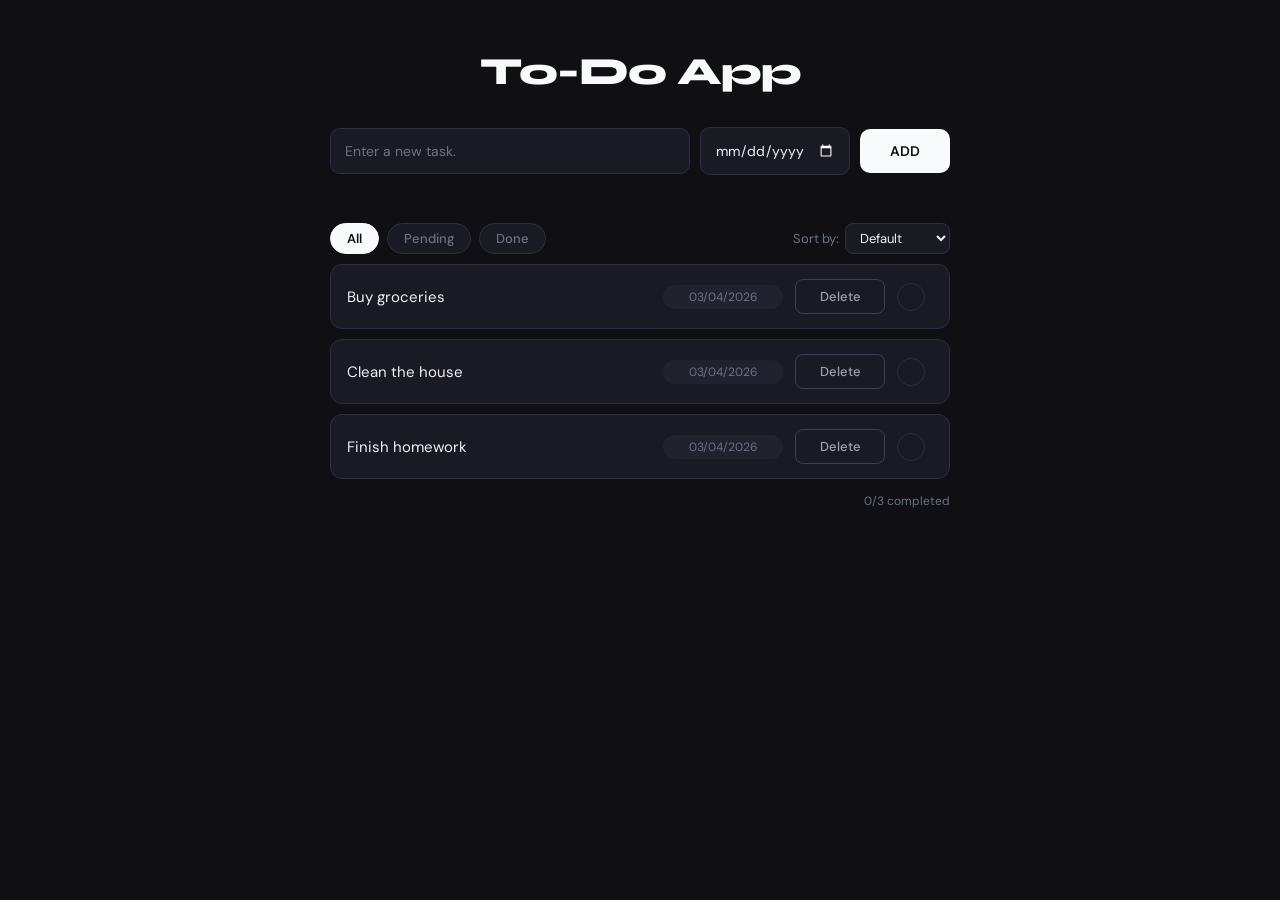
<file: index.html>
<!doctype html>
<html lang="en">
  <head>
    <meta charset="UTF-8" />
    <meta name="viewport" content="width=device-width, initial-scale=1.0" />
    <link rel="stylesheet" href="todo.css" />
    <link href="https://fonts.googleapis.com/css2?family=DM+Sans:wght@400;500;600&family=Syne:wght@700;800&display=swap" rel="stylesheet"/>
    <title>To-Do App</title>
  </head>
  <body>
    <h1 id="main-heading">To-Do App</h1>
    <div class="page-wrapper">

      <div class="grid-container">
        <input id="todo-input" type="text" placeholder="Enter a new task." />
        <input id="todo-date" type="date" />
        <button class="btn-todo" onclick="addTodo()">ADD</button>
      </div>

      <p id="error-msg"></p>

      <div class="filter-bar">
        <button class="filter-btn active" onclick="setFilter('all', this)">All</button>
        <button class="filter-btn" onclick="setFilter('pending', this)">Pending</button>
        <button class="filter-btn" onclick="setFilter('done', this)">Done</button>
        <div class="sort-wrapper">
          <label for="sort-select">Sort by:</label>
          <select id="sort-select" onchange="displayItems()">
            <option value="none">Default</option>
            <option value="date-asc">Date ↑</option>
            <option value="date-desc">Date ↓</option>
            <option value="name">Name A–Z</option>
          </select>
        </div>
      </div>

      <div class="todo-container"></div>
      <p id="todo-items"></p>
    </div>
    <script src="todo.js"></script>
  </body>
</html>
</file>
<file: todo.css>
:root {
  --bg: #0f0f14;
  --surface: #1a1a24;
  --surface2: #22222f;
  --border: #2e2e3e;
  --accent: #f9fafb;
  --accent-dark: #374151;
  --text: #f0f0f5;
  --muted: #6b7280;
  --done-text: #4b5563;
}

*, *::before, *::after { box-sizing: border-box; margin: 0; padding: 0; }

body {
  font-family: 'DM Sans', sans-serif;
  background: var(--bg);
  color: var(--text);
  min-height: 100vh;
  padding: 48px 16px;
}

#main-heading {
  font-family: 'Syne', sans-serif;
  font-size: 2.4rem;
  font-weight: 800;
  text-align: center;
  margin-bottom: 32px;
  color: var(--accent);
  letter-spacing: -1px;
}

.page-wrapper {
  max-width: 620px;
  margin: 0 auto;
}

.grid-container {
  display: grid;
  grid-template-columns: 1fr 150px 90px;
  column-gap: 10px;
  align-items: center;
}

#todo-input,
#todo-date {
  font-family: 'DM Sans', sans-serif;
  font-size: 14px;
  padding: 13px 14px;
  background: var(--surface);
  border: 1.5px solid var(--border);
  border-radius: 10px;
  color: var(--text);
  outline: none;
  transition: border-color 0.2s;
}
#todo-input:focus,
#todo-date:focus { border-color: var(--accent); }
#todo-input::placeholder { color: var(--muted); }

::-webkit-calendar-picker-indicator { filter: invert(1); cursor: pointer; }

/* ADD button */
.btn-todo {
  font-family: 'DM Sans', sans-serif;
  font-size: 14px;
  font-weight: 600;
  background: var(--accent);
  color: #0f0f14;
  border: none;
  border-radius: 10px;
  padding: 13px 0;
  cursor: pointer;
  transition: opacity 0.2s, transform 0.1s;
}
.btn-todo:hover { opacity: 0.85; }
.btn-todo:active { transform: scale(0.97); }

#error-msg {
  color: #9ca3af;
  font-size: 13px;
  min-height: 22px;
  margin-top: 8px;
}

.filter-bar {
  display: flex;
  align-items: center;
  gap: 8px;
  margin: 18px 0 10px;
  flex-wrap: wrap;
}

.filter-btn {
  font-family: 'DM Sans', sans-serif;
  font-size: 13px;
  font-weight: 500;
  background: var(--surface);
  color: var(--muted);
  border: 1.5px solid var(--border);
  border-radius: 20px;
  padding: 6px 16px;
  cursor: pointer;
  transition: all 0.2s;
}
.filter-btn:hover { border-color: var(--accent); color: var(--text); }
.filter-btn.active { background: var(--accent); color: #0f0f14; border-color: var(--accent); font-weight: 600; }

.sort-wrapper {
  margin-left: auto;
  display: flex;
  align-items: center;
  gap: 6px;
  font-size: 13px;
  color: var(--muted);
}

#sort-select {
  font-family: 'DM Sans', sans-serif;
  font-size: 13px;
  background: var(--surface);
  color: var(--text);
  border: 1.5px solid var(--border);
  border-radius: 8px;
  padding: 5px 10px;
  cursor: pointer;
  outline: none;
}

.todo-row {
  display: grid;
  grid-template-columns: 1fr 120px 90px 36px;
  align-items: center;
  column-gap: 12px;
  background: var(--surface);
  border: 1.5px solid var(--border);
  border-radius: 12px;
  padding: 14px 16px;
  margin-top: 10px;
  transition: border-color 0.2s;
}
.todo-row:hover { border-color: #3e3e52; }
.todo-row.done { opacity: 0.5; }

.task-name { font-size: 15px; word-break: break-word; }
.todo-row.done .task-name {
  text-decoration: line-through;
  color: var(--done-text);
}

.task-date {
  font-size: 12px;
  color: var(--muted);
  background: var(--surface2);
  padding: 4px 10px;
  border-radius: 20px;
  text-align: center;
  white-space: nowrap;
}

/* Delete button — dark grey */
.btn-delete {
  font-family: 'DM Sans', sans-serif;
  font-size: 13px;
  font-weight: 500;
  background: transparent;
  color: #9ca3af;
  border: 1.5px solid var(--accent-dark);
  border-radius: 8px;
  padding: 8px 0;
  cursor: pointer;
  transition: background 0.2s, color 0.2s;
}
.btn-delete:hover {
  background: var(--accent-dark);
  color: #f9fafb;
}

/* Complete button — grey circle */
.btn-complete {
  background: none;
  border: 1.5px solid var(--border);
  border-radius: 50%;
  width: 28px;
  height: 28px;
  cursor: pointer;
  font-size: 14px;
  display: flex;
  align-items: center;
  justify-content: center;
  transition: all 0.2s;
  color: transparent;
  flex-shrink: 0;
}
.btn-complete:hover { border-color: #9ca3af; color: #9ca3af; }
.todo-row.done .btn-complete { background: #374151; border-color: #374151; color: #f9fafb; }

.empty-state {
  text-align: center;
  color: var(--muted);
  font-size: 14px;
  padding: 40px 0;
}
.empty-state span { font-size: 2rem; display: block; margin-bottom: 10px; }

#todo-items {
  text-align: right;
  font-size: 12px;
  color: var(--muted);
  margin-top: 14px;
}
</file>
